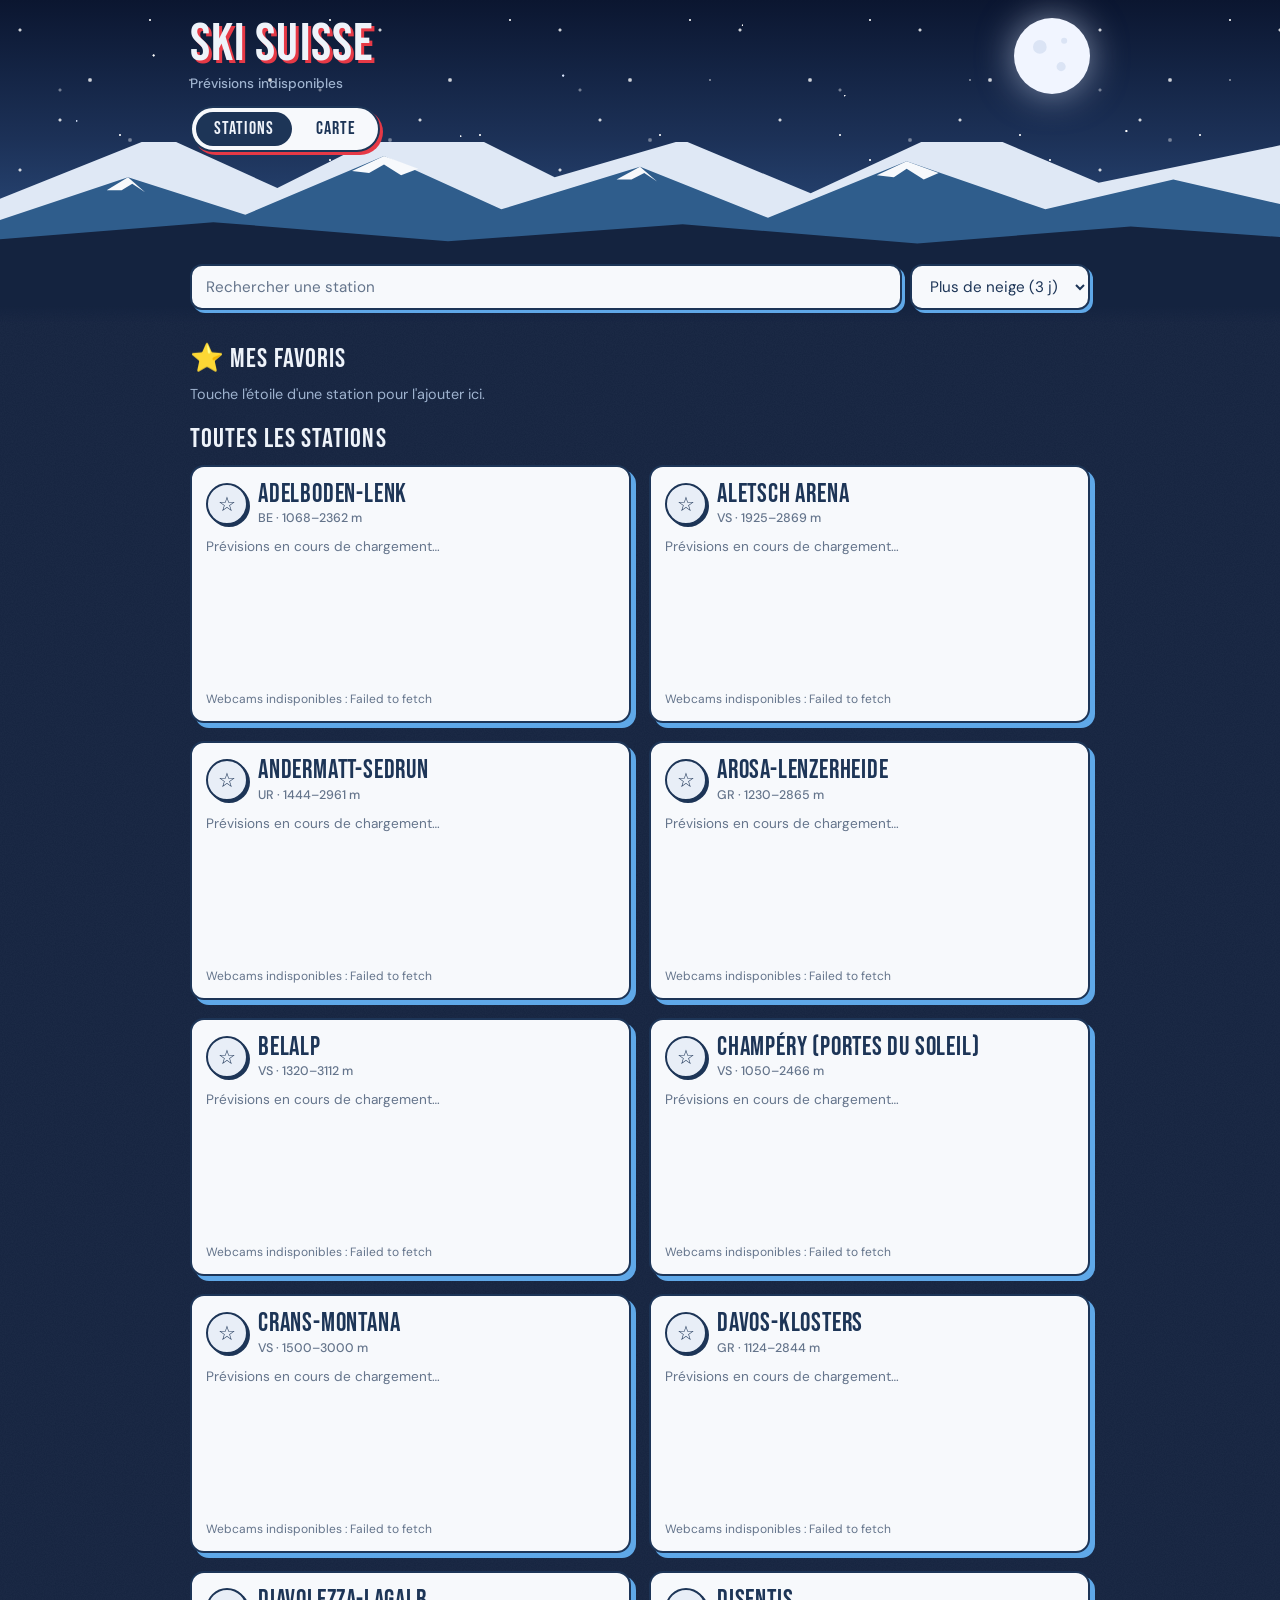
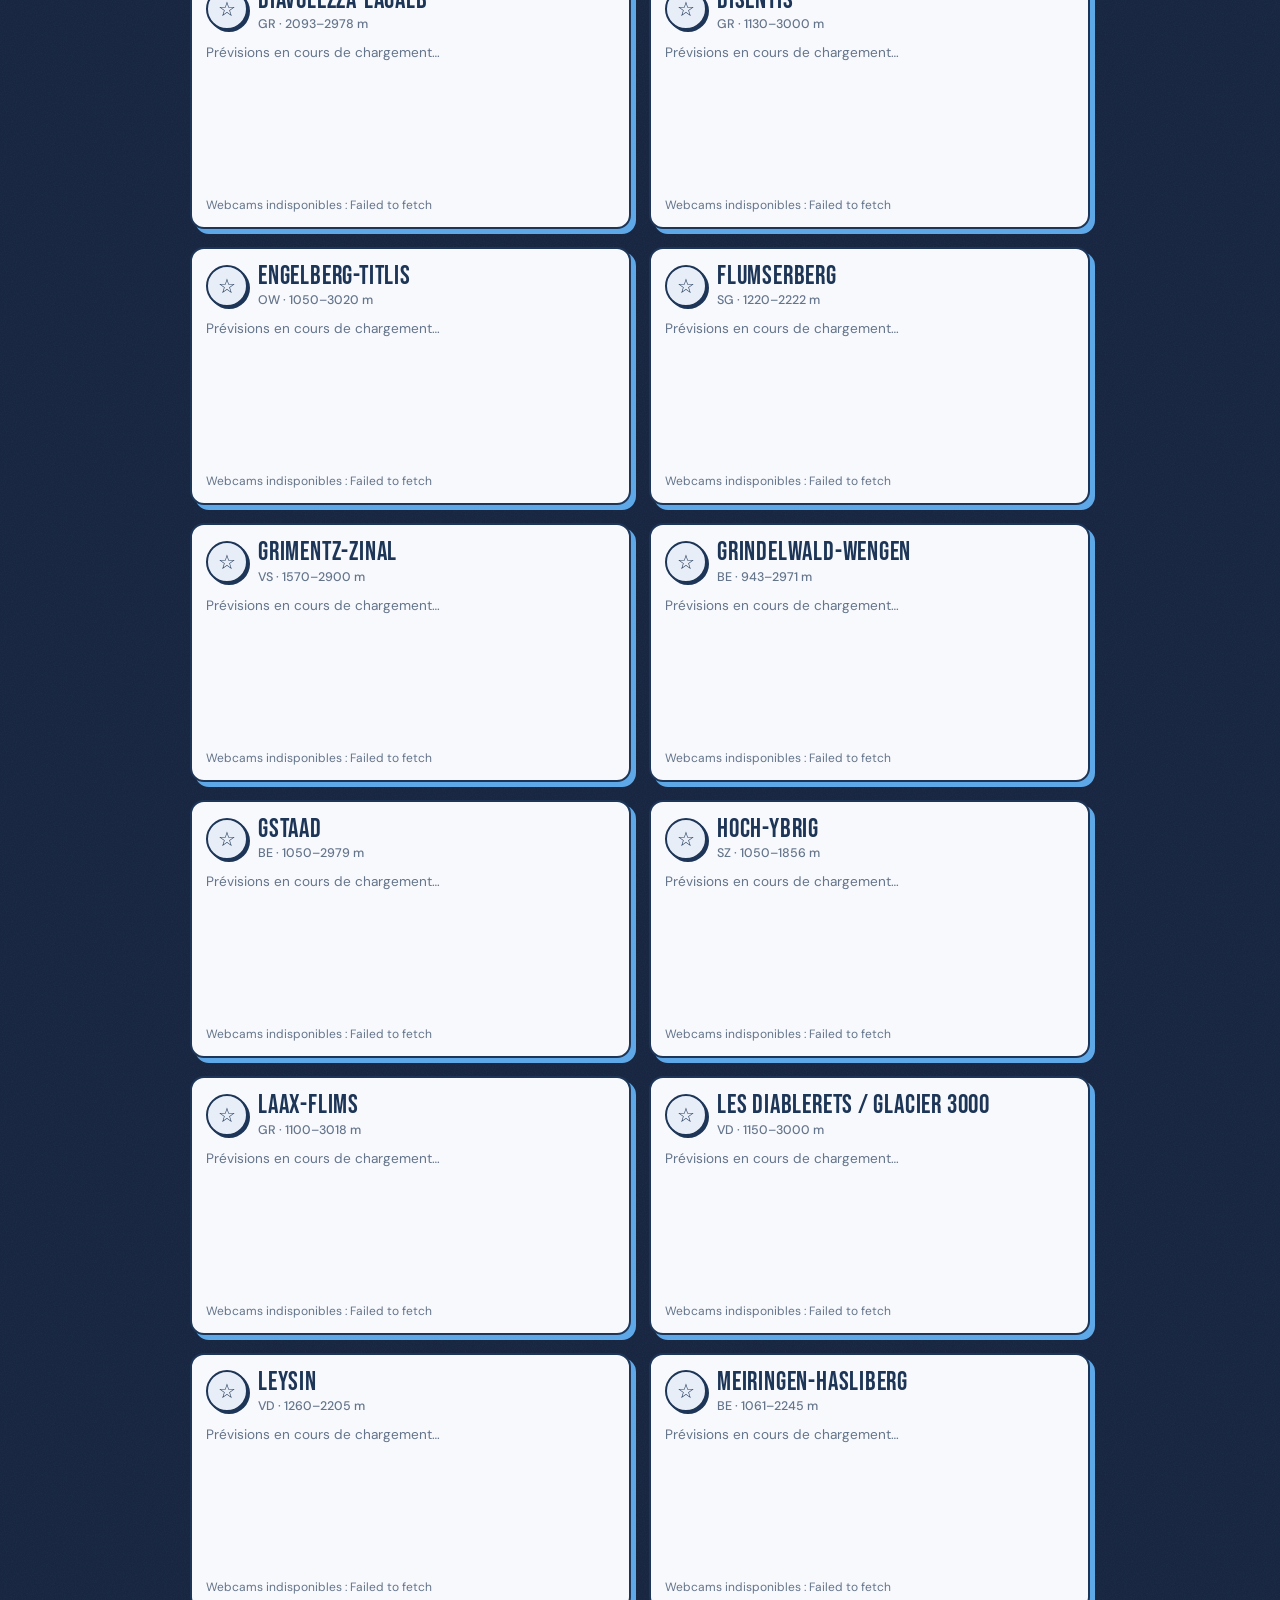
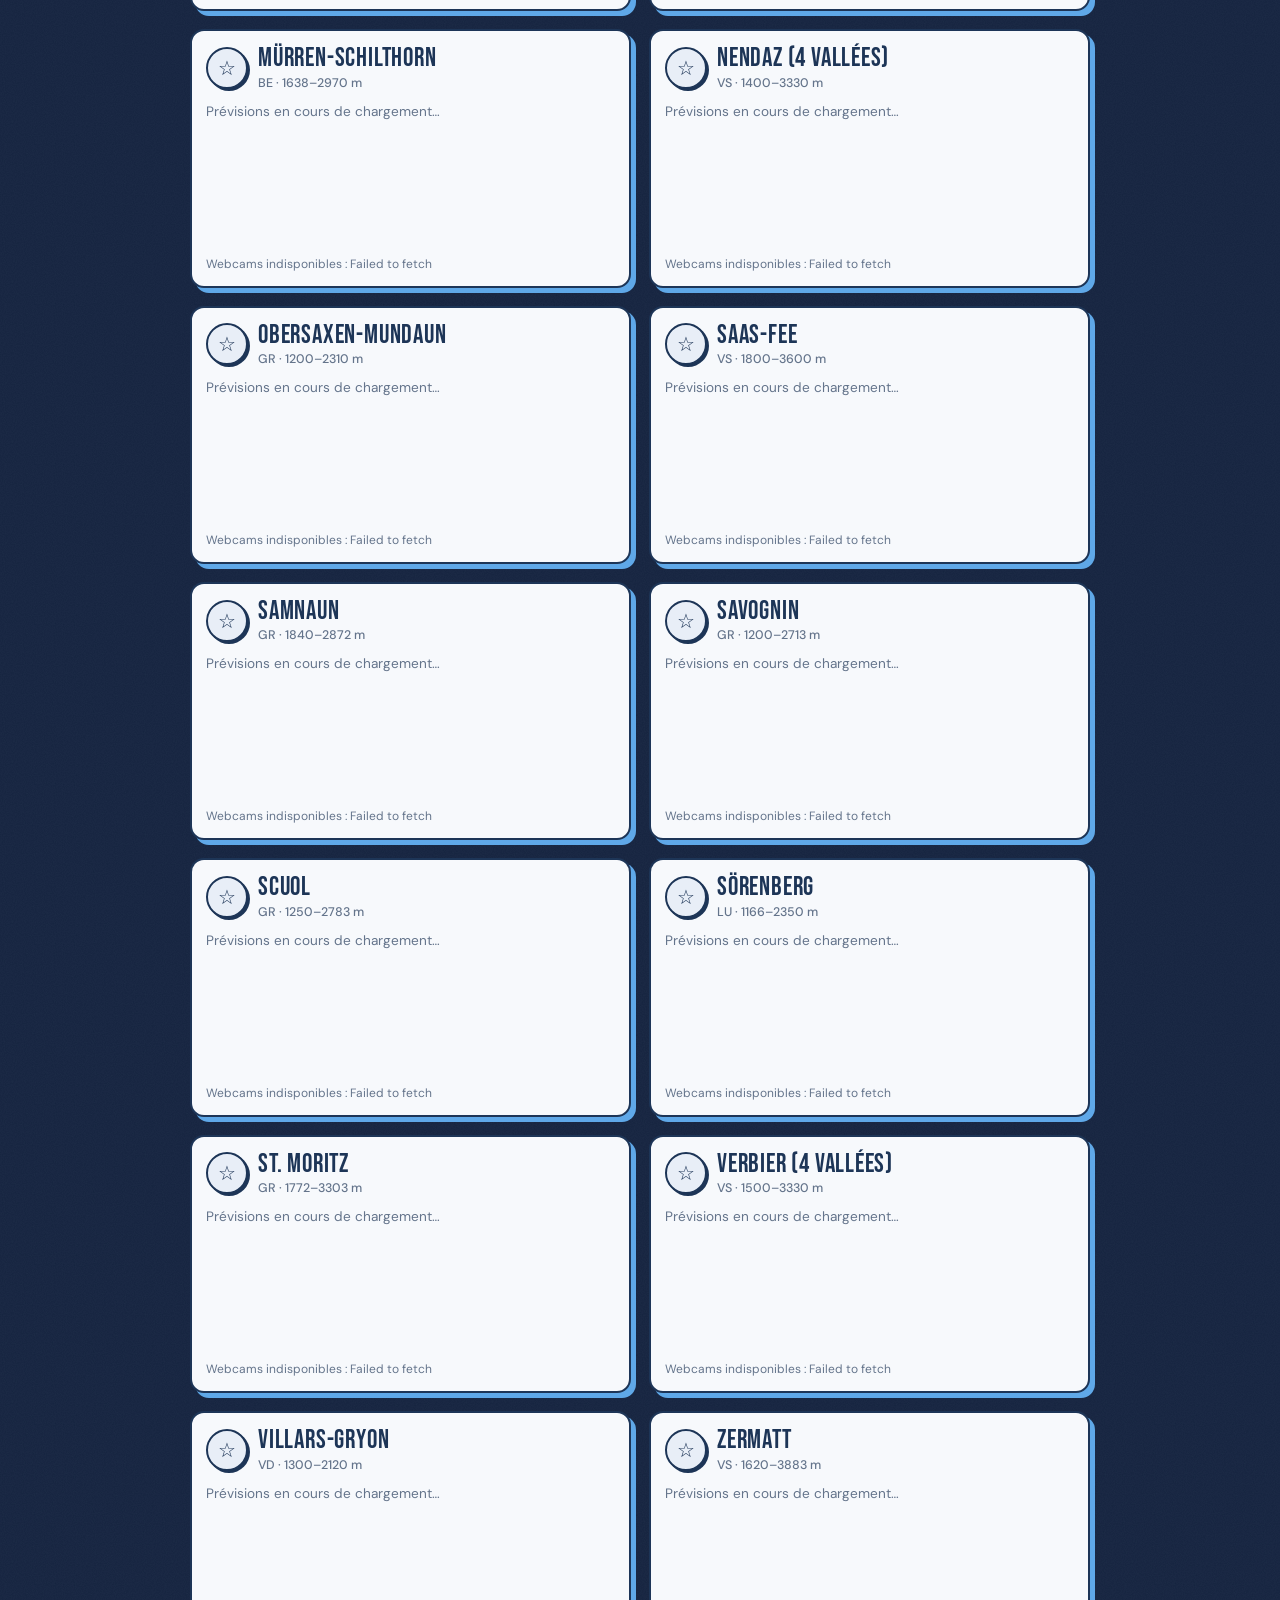
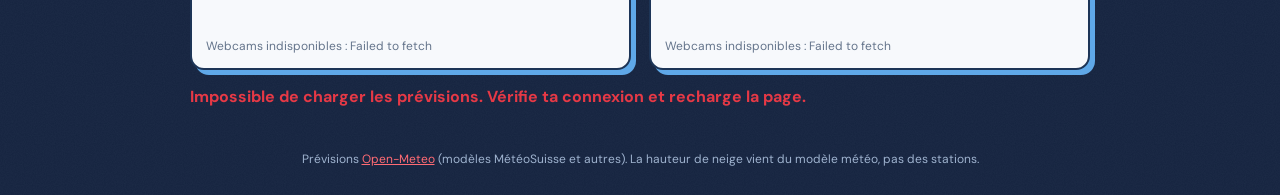
<file: index.html>
<!doctype html>
<html lang="fr">
<head>
  <meta charset="utf-8">
  <meta name="viewport" content="width=device-width, initial-scale=1, viewport-fit=cover">
  <title>Ski Suisse</title>
  <meta name="description" content="Neige et météo des stations de ski suisses, avec tes favoris.">
  <meta name="theme-color" content="#0b1630">
  <link rel="manifest" href="manifest.webmanifest">
  <link rel="icon" href="icon.svg" type="image/svg+xml">
  <link rel="apple-touch-icon" href="icon.svg">
  <link rel="preconnect" href="https://fonts.googleapis.com">
  <link rel="preconnect" href="https://fonts.gstatic.com" crossorigin>
  <link rel="stylesheet" href="https://fonts.googleapis.com/css2?family=Bebas+Neue&family=DM+Sans:opsz,wght@9..40,400;9..40,500;9..40,700&display=swap">
  <link rel="stylesheet" href="style.css">
</head>
<body>
  <header class="top">
    <h1>Ski Suisse</h1>
    <p class="sub" id="maj">Chargement des prévisions…</p>
    <nav class="onglets">
      <a href="./" aria-current="page">Stations</a>
      <a href="carte.html">Carte</a>
    </nav>
    <div class="flocons" aria-hidden="true"></div>
    <svg class="soleil" viewBox="0 0 100 100" aria-hidden="true"><path d="M50 0a50 50 0 1 0 0 100a50 50 0 1 0 0-100Z"/><circle cx="34" cy="38" r="9" fill="#dbe4f5"/><circle cx="62" cy="64" r="6" fill="#dbe4f5"/><circle cx="66" cy="30" r="4" fill="#dbe4f5"/></svg>
    <svg class="montagnes" viewBox="0 0 1200 140" preserveAspectRatio="xMidYMax slice" aria-hidden="true">
      <path d="M0 140 L0 90 L150 30 L260 80 L400 10 L520 70 L640 35 L760 85 L900 20 L1030 75 L1200 40 L1200 140 Z" fill="#dfe8f5"/>
      <path d="M0 140 L0 110 L120 70 L230 105 L360 50 L470 100 L600 60 L720 108 L850 55 L980 100 L1100 72 L1200 95 L1200 140 Z" fill="#2f5d8c"/>
      <path d="M360 50 L330 64 L346 66 L360 58 L376 68 L392 62 Z M850 55 L822 68 L838 70 L850 62 L866 72 L880 66 Z M600 60 L578 72 L592 72 L604 66 L616 74 Z M120 70 L100 82 L114 82 L124 76 L136 84 Z" fill="#f7f9fc"/>
      <path d="M0 140 L0 128 L200 112 L420 130 L640 114 L860 132 L1060 116 L1200 126 L1200 140 Z" fill="#14233f"/>
    </svg>
  </header>

  <div class="outils">
    <input id="recherche" type="search" placeholder="Rechercher une station" autocomplete="off">
    <select id="tri" aria-label="Trier">
      <option value="neige3">Plus de neige (3 j)</option>
      <option value="neige7">Plus de neige (7 j)</option>
      <option value="nom">Nom</option>
      <option value="altitude">Altitude</option>
    </select>
  </div>

  <main>
    <section id="bloc-favoris">
      <h2>⭐ Mes favoris</h2>
      <p class="vide" id="favoris-vide">Touche l'étoile d'une station pour l'ajouter ici.</p>
      <div class="liste" id="liste-favoris"></div>
    </section>
    <section>
      <h2>Toutes les stations</h2>
      <div class="liste" id="liste-toutes"></div>
    </section>
    <p class="erreur" id="erreur" hidden></p>
  </main>

  <footer>
    Prévisions <a href="https://open-meteo.com/" target="_blank" rel="noopener">Open-Meteo</a>
    (modèles MétéoSuisse et autres). La hauteur de neige vient du modèle météo, pas des stations.
  </footer>

  <div class="visionneuse" id="visionneuse" hidden>
    <figure>
      <img alt="">
      <figcaption></figcaption>
    </figure>
  </div>

  <template id="tpl-station">
    <article class="station">
      <div class="entete">
        <button class="fav" type="button" aria-label="Ajouter aux favoris">☆</button>
        <div class="titre">
          <h3></h3>
          <p class="meta"></p>
        </div>
        <div class="actuel"></div>
      </div>
      <div class="resume"></div>
      <div class="jours"></div>
      <div class="cams-liste" hidden></div>
      <details class="det">
        <summary>Village et sommet</summary>
        <table class="detail"></table>
      </details>
    </article>
  </template>

  <script src="config.js"></script>
  <script src="app.js"></script>
</body>
</html>
</file>
<file: style.css>
/* Ski Suisse : nuit alpine (ciel étoilé, neige qui tombe) avec des touches d'affiche rétro (cartes à ombre décalée, titres Bebas). */
:root {
  --nuit: #14233f;
  --nuit-2: #1c3157;
  --clair: #eef3fa;
  --pale: #9fb3cf;
  --papier: #e8eef7;
  --papier-2: #d3deec;
  --carte: #f7f9fc;
  --encre: #1d3557;
  --doux: #64748b;
  --rouge: #e63946;
  --glacier: #5fa8e8;
  --neige: #3a86c8;
  --etoile: #f4c430;
  --trait: 2.5px solid var(--encre);
  --ombre: 5px 5px 0 var(--glacier);
  --ombre-basse: 2px 2px 0 var(--encre);
  --rayon: 14px;
  --ressort: cubic-bezier(.34, 1.56, .64, 1);
  --sortie: cubic-bezier(.22, 1, .36, 1);
  --titre: "Bebas Neue", Impact, "Arial Narrow", sans-serif;
  color-scheme: dark;
}
* { box-sizing: border-box; -webkit-tap-highlight-color: transparent; }
body {
  margin: 0;
  font-family: "DM Sans", system-ui, -apple-system, "Segoe UI", Roboto, sans-serif;
  color: var(--encre);
  /* Grain léger sur fond de nuit */
  background:
    url("data:image/svg+xml;utf8,<svg xmlns='http://www.w3.org/2000/svg' width='160' height='160'><filter id='n'><feTurbulence type='fractalNoise' baseFrequency='.9' numOctaves='2'/><feColorMatrix values='0 0 0 0 1  0 0 0 0 1  0 0 0 0 1  0 0 0 .04 0'/></filter><rect width='100%' height='100%' filter='url(%23n)'/></svg>"),
    var(--nuit);
  min-height: 100vh;
  padding-bottom: env(safe-area-inset-bottom);
}
a { color: #ff6b74; }
button { font: inherit; }

/* En-tête illustré : ciel de nuit, étoiles, lune, montagnes et flocons */
.top {
  position: relative; overflow: hidden; isolation: isolate;
  padding: calc(20px + env(safe-area-inset-top)) max(16px, calc((100% - 900px) / 2)) 100px;
  background:
    radial-gradient(1.5px 1.5px at 12% 22%, #fff 50%, transparent),
    radial-gradient(1px 1px at 28% 12%, #fff 50%, transparent),
    radial-gradient(1.5px 1.5px at 44% 30%, #dbe7ff 50%, transparent),
    radial-gradient(1px 1px at 58% 10%, #fff 50%, transparent),
    radial-gradient(1px 1px at 66% 38%, #fff 50%, transparent),
    radial-gradient(1.5px 1.5px at 88% 52%, #fff 50%, transparent),
    radial-gradient(1px 1px at 6% 48%, #dbe7ff 50%, transparent),
    radial-gradient(1px 1px at 36% 54%, #fff 50%, transparent),
    linear-gradient(180deg, #0b1630 0%, var(--nuit-2) 55%, #2b4c7e 100%);
}
.top h1 {
  margin: 0; font-family: var(--titre); font-weight: 400;
  font-size: 3.4rem; line-height: .9; letter-spacing: .02em; color: var(--clair);
  text-shadow: 3px 3px 0 var(--rouge);
  animation: titre .8s var(--ressort) both;
}
@keyframes titre { from { opacity: 0; transform: translateY(-12px) scale(.95); } }
.sub { margin: 6px 0 0; color: var(--pale); font-size: .85rem; font-weight: 500; }
.soleil {
  position: absolute; z-index: -1; right: max(6%, calc((100% - 900px) / 2)); top: 18px;
  width: 76px; height: 76px; fill: #f1f5ff;
  filter: drop-shadow(0 0 18px rgba(220, 232, 255, .55));
  animation: leve 1.2s var(--sortie) both;
}
@keyframes leve { from { transform: translateY(40px); opacity: 0; } }
.montagnes {
  position: absolute; left: 0; right: 0; bottom: 0; width: 100%; height: 110px; z-index: -1;
  animation: monts 1s var(--sortie) both .1s;
}
@keyframes monts { from { transform: translateY(30px); } }
/* Neige qui tombe : deux couches de points qui défilent à des vitesses différentes */
.flocons, .flocons::after {
  position: absolute; inset: -140px 0 0; z-index: -1; pointer-events: none;
  background-image:
    radial-gradient(2px 2px at 20px 30px, #fff 50%, transparent),
    radial-gradient(2.5px 2.5px at 90px 80px, #fff 50%, transparent),
    radial-gradient(1.5px 1.5px at 150px 20px, #fff 50%, transparent),
    radial-gradient(2px 2px at 60px 120px, #fff 50%, transparent),
    radial-gradient(1.5px 1.5px at 120px 135px, #fff 50%, transparent);
  background-size: 180px 140px; opacity: .8;
  animation: neige 9s linear infinite;
}
.flocons::after { content: ""; inset: 0; background-size: 260px 200px; opacity: .5; animation-duration: 14s; transform: translateX(40px); }
@keyframes neige { from { background-position: 0 0; } to { background-position: 30px 140px; } }

/* Onglets */
.onglets {
  display: inline-flex; gap: 6px; margin-top: 14px; padding: 4px;
  background: var(--carte); border: var(--trait); border-radius: 999px; box-shadow: 3px 3px 0 var(--rouge);
}
.onglets a {
  color: var(--encre); text-decoration: none; padding: 6px 18px; border-radius: 999px;
  font-family: var(--titre); font-size: 1.15rem; letter-spacing: .06em; line-height: 1.2;
  transition: background .25s, color .25s, transform .15s var(--ressort);
}
.onglets a:active { transform: scale(.93); }
.onglets a[aria-current="page"] { background: var(--encre); color: var(--clair); }

/* Barre de recherche */
.outils {
  position: sticky; top: 0; z-index: 5;
  display: flex; gap: 8px; padding: 12px max(16px, calc((100% - 900px) / 2));
  background: linear-gradient(var(--nuit) 75%, rgba(20, 35, 63, 0));
}
.outils input, .outils select {
  font: inherit; font-size: .95rem; padding: 10px 14px; border-radius: 12px;
  border: var(--trait); color: var(--encre); background: var(--carte);
  box-shadow: 3px 3px 0 var(--glacier); transition: box-shadow .15s, transform .15s;
}
.outils input { flex: 1; min-width: 0; }
.outils input::placeholder { color: var(--doux); }
.outils input:focus, .outils select:focus { outline: none; box-shadow: 4px 4px 0 var(--rouge); transform: translate(-1px, -1px); }

main { padding: 0 16px; max-width: 932px; margin: 0 auto; }
h2 {
  font-family: var(--titre); font-weight: 400; font-size: 1.7rem; letter-spacing: .04em;
  margin: 20px 0 10px; color: var(--clair);
}
.vide { color: var(--pale); font-size: .9rem; margin: 0; }
.liste { display: grid; gap: 18px; grid-template-columns: repeat(auto-fill, minmax(300px, 1fr)); align-items: start; }

/* Carte d'une station, façon affichette */
.station {
  position: relative; background: var(--carte);
  border: var(--trait); border-radius: var(--rayon); padding: 14px;
  box-shadow: var(--ombre);
  transition: transform .25s var(--sortie), box-shadow .25s var(--sortie);
}
@media (hover: hover) {
  .station:hover { transform: translate(-2px, -2px); box-shadow: 7px 7px 0 var(--glacier); }
}
.station.entree { animation: entree .6s var(--sortie) both; animation-delay: calc(var(--i, 0) * 50ms); }
@keyframes entree { from { opacity: 0; transform: translateY(22px) rotate(-1deg); } }
.station.favori { box-shadow: 5px 5px 0 var(--rouge); }
.station.ciblee { animation: ciblee 1s var(--ressort) 2; }
.station[data-id] { scroll-margin-top: 80px; }
@keyframes ciblee { 50% { transform: translate(-3px, -3px) rotate(-.6deg); box-shadow: 9px 9px 0 var(--rouge); } }
@media (hover: hover) { .station.favori:hover { box-shadow: 7px 7px 0 var(--rouge); } }

.entete { display: flex; align-items: center; gap: 10px; }
.titre { flex: 1; min-width: 0; }
.titre h3 {
  margin: 0; font-family: var(--titre); font-weight: 400; font-size: 1.65rem; line-height: 1;
  letter-spacing: .03em;
}
.meta { margin: 3px 0 0; color: var(--doux); font-size: .78rem; font-weight: 500; }
.fav {
  width: 42px; height: 42px; flex: none; border-radius: 50%; cursor: pointer;
  border: var(--trait); background: var(--papier); color: var(--encre);
  font-size: 1.25rem; line-height: 1; box-shadow: var(--ombre-basse);
  transition: transform .15s var(--ressort), box-shadow .15s, background .2s, color .2s;
}
.fav:active { transform: translate(2px, 2px); box-shadow: 0 0 0 var(--encre); }
.fav.actif { background: var(--etoile); color: var(--encre); }
.fav.pop { animation: pop .55s var(--ressort); }
@keyframes pop {
  0% { transform: scale(.6) rotate(-20deg); }
  60% { transform: scale(1.25) rotate(12deg); }
  100% { transform: scale(1); }
}
.actuel { text-align: right; white-space: nowrap; }
.actuel .ico { font-size: 1.5rem; margin-right: 2px; vertical-align: middle; }
.actuel .temp { font-family: var(--titre); font-size: 2rem; vertical-align: middle; }

.resume { display: grid; grid-template-columns: repeat(4, 1fr); gap: 6px; margin: 12px 0; }
.bulle {
  background: var(--papier); border: 2px solid var(--encre); border-radius: 10px;
  padding: 5px 2px 4px; text-align: center;
}
.bulle span { display: block; font-size: .62rem; font-weight: 700; text-transform: uppercase; letter-spacing: .06em; color: var(--doux); }
.bulle strong { font-family: var(--titre); font-weight: 400; font-size: 1.35rem; line-height: 1.1; letter-spacing: .02em; }
.bulle:first-child { background: var(--encre); }
.bulle:first-child span { color: #8ec5ff; }
.bulle:first-child strong { color: var(--papier); }
.charge { grid-column: 1 / -1; color: var(--doux); font-size: .85rem; }

/* Graphique de neige sur 7 jours */
.jours { display: grid; grid-template-columns: repeat(7, 1fr); gap: 4px; height: 112px; }
.jour { display: flex; flex-direction: column; align-items: center; justify-content: flex-end; font-size: .7rem; }
.jour .val { font-family: var(--titre); font-size: 1rem; color: var(--rouge); min-height: 1em; line-height: 1.1; }
.jour .barre {
  width: 62%; min-height: 3px; max-height: 50px; border: 2px solid var(--encre); border-bottom: 0;
  border-radius: 6px 6px 0 0; transform-origin: bottom;
  background: repeating-linear-gradient(-45deg, var(--neige) 0 6px, #5b9fd6 6px 12px);
}
.station.entree .jour .barre { animation: monte .8s var(--ressort) both; animation-delay: calc(var(--i, 0) * 50ms + 250ms); }
@keyframes monte { from { transform: scaleY(0); } }
.jour .ico { font-size: .95rem; margin-top: 3px; }
.jour .nom { color: var(--encre); font-weight: 700; text-transform: uppercase; font-size: .62rem; letter-spacing: .05em; }

details { margin-top: 10px; font-size: .85rem; }
summary {
  cursor: pointer; list-style: none; display: inline-flex; align-items: center; gap: 6px;
  font-weight: 700; color: var(--rouge); text-transform: uppercase; font-size: .72rem; letter-spacing: .08em;
}
summary::-webkit-details-marker { display: none; }
summary::before { content: "▸"; display: inline-block; transition: transform .25s var(--sortie); }
details[open] summary::before { transform: rotate(90deg); }
details[open] .detail { animation: deplie .35s var(--sortie); }
@keyframes deplie { from { opacity: 0; transform: translateY(-6px); } }
.detail { width: 100%; border-collapse: collapse; margin-top: 8px; }
.detail th, .detail td { padding: 6px 4px; text-align: center; border-bottom: 1.5px dashed rgba(29, 53, 87, .3); font-size: .8rem; }
.detail th:first-child { text-align: left; }
.detail small { color: var(--doux); font-weight: normal; }
.erreur { color: var(--rouge); font-weight: 700; }
footer { color: var(--pale); font-size: .75rem; padding: 28px 16px; text-align: center; }

/* Webcams */
.cams-liste { margin-top: 12px; }
.cams-defile { display: flex; gap: 10px; overflow-x: auto; scroll-snap-type: x mandatory; scrollbar-width: none; padding: 0 4px 4px 0; }
.cams-defile::-webkit-scrollbar { display: none; }
.cam {
  flex: 0 0 82%; scroll-snap-align: start; border: 0; padding: 0; background: none;
  text-align: left; color: var(--encre); cursor: zoom-in; min-width: 0;
}
.cam:only-child { flex-basis: calc(100% - 4px); }
.cam .cadre {
  position: relative; display: block; overflow: hidden; border-radius: 10px;
  border: var(--trait); box-shadow: 3px 3px 0 var(--encre);
  transition: transform .15s var(--ressort), box-shadow .15s;
}
.cam:active .cadre { transform: translate(3px, 3px); box-shadow: 0 0 0 var(--encre); }
.cam img {
  width: 100%; aspect-ratio: 16 / 9; object-fit: cover; display: block;
  background: linear-gradient(110deg, var(--papier) 30%, var(--papier-2) 50%, var(--papier) 70%) 0 0 / 200% 100%;
  animation: attente 1.2s linear infinite; opacity: .7; transition: opacity .4s, transform .5s var(--sortie);
}
.cam.prete img { animation: none; opacity: 1; background: none; }
@media (hover: hover) { .cam:hover img { transform: scale(1.05); } }
@keyframes attente { to { background-position: -200% 0; } }
.cam .direct {
  position: absolute; top: 8px; left: 8px; padding: 1px 8px 0; border-radius: 6px;
  font-family: var(--titre); font-size: .85rem; letter-spacing: .08em;
  background: var(--rouge); color: var(--papier); border: 2px solid var(--encre);
}
.cam .direct::before {
  content: ""; display: inline-block; width: 6px; height: 6px; margin: 0 5px 2px 0; border-radius: 50%;
  background: var(--papier); vertical-align: middle; animation: clignote 1.6s ease-in-out infinite;
}
@keyframes clignote { 50% { opacity: .25; } }
.cam > span { display: block; padding-left: 1px; font-size: .74rem; font-weight: 500; margin-top: 6px; overflow: hidden; text-overflow: ellipsis; white-space: nowrap; }
.cam-credit { margin: 2px 0 0; font-size: .68rem; color: var(--doux); }
.cam-erreur { margin: 0; font-size: .75rem; color: var(--doux); }
.visionneuse {
  position: fixed; inset: 0; z-index: 20; display: flex; align-items: center; justify-content: center;
  padding: 16px; cursor: zoom-out; background: rgba(11, 22, 48, .9); animation: fondu .25s ease-out;
}
.visionneuse[hidden] { display: none; }
.visionneuse figure { margin: 0; max-width: 100%; animation: zoom .4s var(--ressort); }
.visionneuse img { max-width: 100%; max-height: 80vh; display: block; border: 4px solid var(--clair); border-radius: 12px; box-shadow: 8px 8px 0 var(--rouge); }
.visionneuse figcaption { color: var(--clair); font-family: var(--titre); font-size: 1.4rem; letter-spacing: .04em; margin-top: 12px; text-align: center; }
@keyframes fondu { from { opacity: 0; } }
@keyframes zoom { from { transform: scale(.85) rotate(-2deg); opacity: 0; } }

/* Page carte */
.page-carte { display: flex; flex-direction: column; height: 100dvh; }
.page-carte .top { padding-bottom: 70px; flex: none; }
.page-carte .top h1 { font-size: 2.6rem; }
.page-carte .soleil { width: 64px; height: 64px; }
.page-carte .montagnes { height: 80px; }
.couches { display: flex; gap: 8px; padding: 12px 16px; overflow-x: auto; flex: none; scrollbar-width: none; }
.couches::-webkit-scrollbar { display: none; }
.couches button {
  white-space: nowrap; padding: 4px 14px 2px; border-radius: 999px; cursor: pointer;
  font-family: var(--titre); font-size: 1.1rem; letter-spacing: .05em;
  border: var(--trait); background: var(--carte); color: var(--encre); box-shadow: 2px 2px 0 var(--glacier);
  transition: transform .15s var(--ressort), box-shadow .15s, background .2s, color .2s;
}
.couches button:active { transform: translate(2px, 2px); box-shadow: 0 0 0 var(--glacier); }
.couches button.actif { background: var(--rouge); color: #fff; }
#carte {
  flex: 1; min-height: 300px; margin: 0 16px; border-radius: var(--rayon); overflow: hidden;
  border: var(--trait); box-shadow: var(--ombre);
}
.temps { display: flex; align-items: center; gap: 12px; padding: 14px 16px 6px; flex: none; }
#moment { color: var(--clair); font-family: var(--titre); font-size: 1.3rem; letter-spacing: .03em; min-width: 100px; text-align: right; text-transform: uppercase; }
.legende { padding: 0 16px calc(12px + env(safe-area-inset-bottom)); flex: none; }
.degrade { height: 10px; border-radius: 5px; border: 2px solid var(--clair); }
.graduations { display: flex; justify-content: space-between; font-size: .7rem; font-weight: 700; color: var(--pale); margin-top: 3px; }

/* Curseur de temps */
.temps input[type="range"] { flex: 1; min-width: 0; -webkit-appearance: none; appearance: none; height: 30px; background: none; }
.temps input[type="range"]::-webkit-slider-runnable-track { height: 8px; border-radius: 4px; background: #2f5d8c; }
.temps input[type="range"]::-moz-range-track { height: 8px; border-radius: 4px; background: #2f5d8c; }
.temps input[type="range"]::-webkit-slider-thumb {
  -webkit-appearance: none; width: 26px; height: 26px; margin-top: -9px; border-radius: 50%;
  background: var(--rouge); border: 2.5px solid var(--clair); box-shadow: 2px 2px 0 #0b1630;
  transition: transform .15s var(--ressort);
}
.temps input[type="range"]::-moz-range-thumb {
  width: 22px; height: 22px; border-radius: 50%; background: var(--rouge); border: 2.5px solid var(--clair); box-shadow: 2px 2px 0 #0b1630;
}
.temps input[type="range"]:active::-webkit-slider-thumb { transform: scale(1.2); }

/* Marqueurs de la carte */
.pin { display: block; width: 12px; height: 12px; border-radius: 50%; background: var(--encre); border: 2px solid var(--papier); box-shadow: 0 0 0 1.5px var(--encre); }
.pin-fav {
  width: 26px; height: 26px; text-align: center; line-height: 21px; font-size: 14px;
  color: var(--encre); background: var(--etoile); border: 2px solid var(--encre); box-shadow: 2px 2px 0 var(--encre);
}
.leaflet-tooltip.etiquette { font-weight: 700; font-size: .72rem; padding: 2px 7px; border: 2px solid var(--encre); border-radius: 8px; box-shadow: 2px 2px 0 var(--encre); color: var(--encre); background: var(--carte); }
.leaflet-container { background: var(--papier-2); font-family: inherit; }
/* Mini-fiche d'une station sur la carte */
.fiche .leaflet-popup-content-wrapper { background: var(--carte); color: var(--encre); border: var(--trait); border-radius: 12px; box-shadow: 4px 4px 0 var(--rouge); }
.fiche .leaflet-popup-content { margin: 10px 12px; font-size: .8rem; line-height: 1.3; }
.fiche .leaflet-popup-tip { background: var(--carte); border: var(--trait); box-shadow: none; }
.fiche .leaflet-popup-close-button { display: none; }
.fiche-tete { display: flex; align-items: baseline; justify-content: space-between; gap: 8px; }
.fiche-tete strong { font-family: var(--titre); font-weight: 400; font-size: 1.35rem; line-height: 1; letter-spacing: .03em; }
.fiche-actuel { font-family: var(--titre); font-size: 1.25rem; white-space: nowrap; }
.fiche .fiche-meta { margin: 2px 0 8px; color: var(--doux); font-size: .72rem; }
.fiche-chiffres { display: grid; grid-template-columns: repeat(4, 1fr); gap: 4px; min-height: 40px; }
.fiche-chiffres span { text-align: center; border: 2px solid var(--encre); border-radius: 8px; padding: 2px 0; font-size: .58rem; font-weight: 700; text-transform: uppercase; letter-spacing: .04em; color: var(--doux); }
.fiche-chiffres span:first-child { background: var(--encre); color: #8ec5ff; }
.fiche-chiffres b { display: block; font-family: var(--titre); font-weight: 400; font-size: 1.15rem; color: var(--encre); letter-spacing: .02em; }
.fiche-chiffres span:first-child b { color: var(--clair); }
.fiche-chiffres .charge { grid-column: 1 / -1; border: 0; background: none !important; color: var(--doux) !important; text-transform: none; font-weight: 500; font-size: .75rem; }
.fiche .fiche-lien { display: inline-block; margin-top: 8px; color: var(--rouge); font-weight: 700; font-size: .72rem; text-transform: uppercase; letter-spacing: .06em; text-decoration: none; }
.leaflet-bar { border: var(--trait) !important; box-shadow: var(--ombre-basse) !important; }

@media (prefers-reduced-motion: reduce) {
  *, *::before, *::after { animation: none !important; transition: none !important; }
}
</file>
